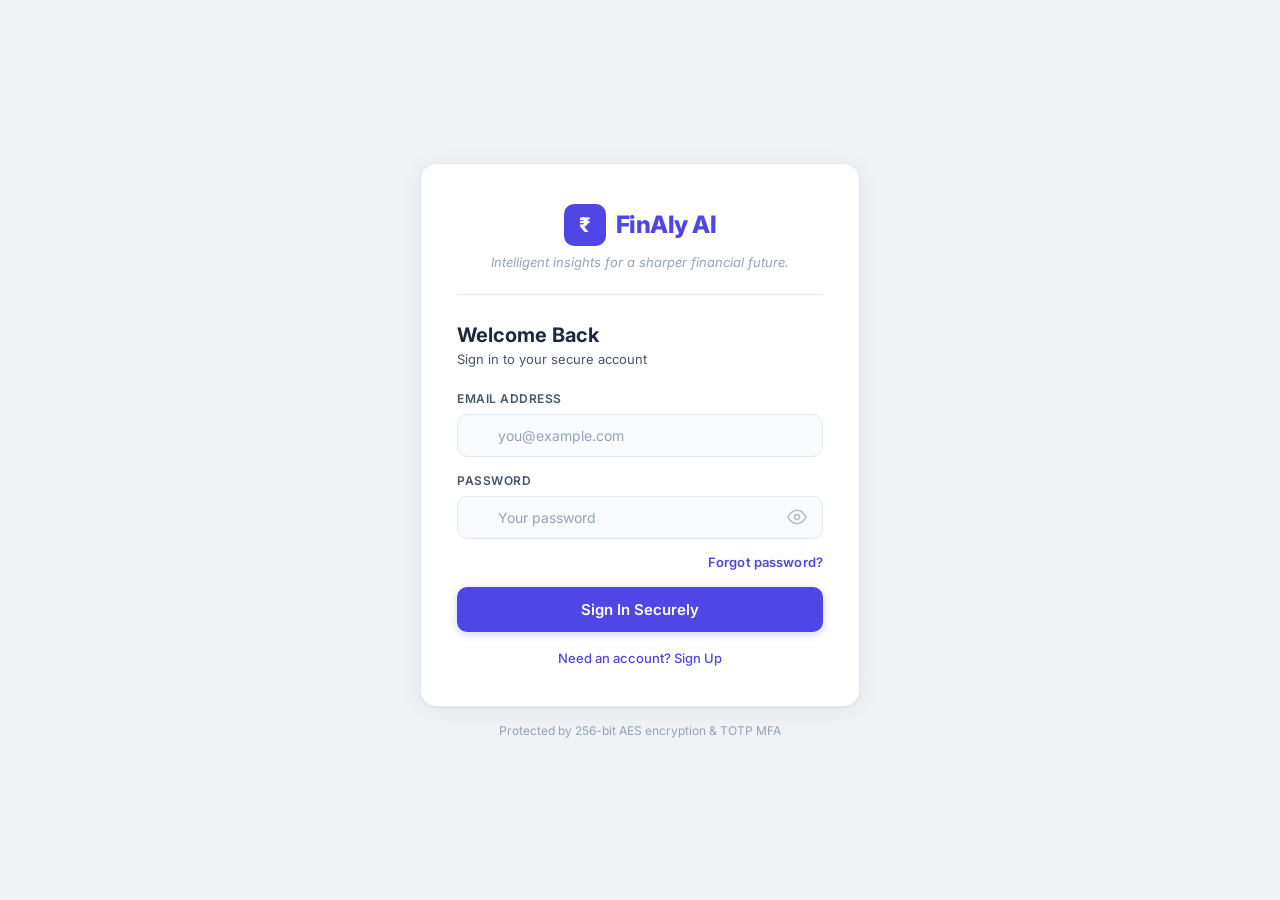
<file: login.html>
<!DOCTYPE html>
<html lang="en">
<head>
  <meta charset="UTF-8">
  <meta name="viewport" content="width=device-width, initial-scale=1.0">
  <meta name="description" content="FinAly AI — Secure login portal. AI-powered personal finance dashboard with MFA security.">
  <meta name="api-url" id="meta-api-url" content="https://web-production-c2931.up.railway.app">
  <title>FinAly AI — Secure Login</title>
  <link rel="preconnect" href="https://fonts.googleapis.com">
  <link rel="preconnect" href="https://fonts.gstatic.com" crossorigin>
  <link href="https://fonts.googleapis.com/css2?family=Inter:wght@300;400;500;600;700;800&display=swap" rel="stylesheet">
  <link rel="stylesheet" href="login.css?v=3.2">
</head>
<body>

  <!-- Toast notification -->
  <div id="toast" class="toast" role="alert" aria-live="polite"></div>

  <div class="auth-wrapper">

    <div class="auth-card">

      <!-- Brand -->
      <div class="brand-header">
        <div class="brand-logo">
          <span class="logo-icon">₹</span>
          <h1>FinAly AI</h1>
        </div>
        <p class="brand-quote">Intelligent insights for a sharper financial future.</p>
      </div>

      <!-- ── LOGIN FORM ───────────────────────── -->
      <form id="login-form" onsubmit="handleLogin(event)" novalidate>
        <h2>Welcome Back</h2>
        <p class="form-subtitle">Sign in to your secure account</p>

        <div class="input-group">
          <label for="login-email">Email Address</label>
          <div class="input-wrapper">
            <span class="input-icon"></span>
            <input type="email" id="login-email" placeholder="you@example.com"
                   autocomplete="email" required>
          </div>
        </div>

        <div class="input-group">
          <label for="login-password">Password</label>
          <div class="input-wrapper">
            <span class="input-icon"></span>
            <input type="password" id="login-password" placeholder="Your password"
                   autocomplete="current-password" required>
            <button type="button" class="toggle-pwd" onclick="togglePwd('login-password', this)" aria-label="Show password">
              <svg viewBox="0 0 24 24"><path d="M1 12s4-8 11-8 11 8 11 8-4 8-11 8-11-8-11-8z"/><circle cx="12" cy="12" r="3"/></svg>
            </button>
          </div>
        </div>

        <!-- Forgot Password link -->
        <div style="text-align:right; margin:-4px 0 16px;">
          <a href="#" onclick="toggleView('forgot-form'); return false;"
             style="font-size:13px;color:#4f46e5;font-weight:600;text-decoration:none;letter-spacing:0.01em;">
            Forgot password?
          </a>
        </div>

        <button type="submit" id="login-btn" class="primary-btn">
          <span class="btn-text">Sign In Securely</span>
          <span class="btn-spinner hidden" aria-hidden="true"></span>
        </button>
        <a href="#" class="toggle-link" onclick="toggleView('signup-form')">Need an account? Sign Up</a>
      </form>

      <!-- ── MFA FORM ─────────────────────────── -->
      <form id="mfa-form" class="hidden" onsubmit="verifyMFA(event)" novalidate>
        <div class="mfa-icon"></div>
        <h2>Two-Factor Auth</h2>
        <p class="form-subtitle">Enter the 6-digit code from your Authenticator app.</p>

        <div class="input-group otp-group">
          <input type="text" id="mfa-code" placeholder="000000"
                 maxlength="6" pattern="\d{6}" inputmode="numeric"
                 autocomplete="one-time-code" required>
        </div>

        <button type="submit" id="mfa-btn" class="primary-btn">
          <span class="btn-text">Verify &amp; Enter Dashboard</span>
          <span class="btn-spinner hidden" aria-hidden="true"></span>
        </button>
        <a href="#" class="toggle-link" onclick="toggleView('login-form')">← Back to Login</a>
      </form>

      <!-- ── MFA SETUP MODAL ────────────────────── -->
      <div id="mfa-setup-form" class="hidden">
        <div class="mfa-icon"></div>
        <h2>Set Up Two-Factor Auth</h2>
        <p class="form-subtitle">Scan this QR code with your authenticator app, then enter the 6-digit code below to activate MFA.</p>
        <div id="qr-container" class="qr-container"></div>
        <p class="secret-label">Manual key: <code id="totp-secret-display"></code></p>

        <!-- Step-by-step instructions -->
        <div class="mfa-steps">
          <div class="mfa-steps-title">How to set up</div>
          <div class="mfa-step">
            <span class="mfa-step-num">1</span>
            <span class="mfa-step-text">Download <strong>Google Authenticator</strong> or <strong>Authy</strong> (free) from the App Store or Play Store.</span>
          </div>
          <div class="mfa-step">
            <span class="mfa-step-num">2</span>
            <span class="mfa-step-text">Open the app, tap <strong>"+"</strong> or <strong>"Add Account"</strong>, then <strong>scan the QR code</strong> shown above.</span>
          </div>
          <div class="mfa-step">
            <span class="mfa-step-num">3</span>
            <span class="mfa-step-text">The app will generate a <strong>6-digit OTP</strong>. Enter it below to complete setup and log in.</span>
          </div>
        </div>

        <form onsubmit="confirmMFASetup(event)" novalidate>
          <div class="input-group otp-group">
            <input type="text" id="setup-mfa-code" placeholder="Enter 6-digit code"
                   maxlength="6" pattern="\d{6}" inputmode="numeric" required>
          </div>
          <button type="submit" id="setup-mfa-btn" class="primary-btn">
            <span class="btn-text">Activate MFA</span>
            <span class="btn-spinner hidden" aria-hidden="true"></span>
          </button>
        </form>
      </div>

      <!-- ── SIGN UP FORM ─────────────────────── -->
      <form id="signup-form" class="hidden" onsubmit="handleSignup(event)" novalidate>
        <h2>Create Account</h2>
        <p class="form-subtitle">Start your financial journey today.</p>

        <div class="input-group">
          <label for="signup-name">Full Name</label>
          <div class="input-wrapper">
            <span class="input-icon"></span>
            <input type="text" id="signup-name" placeholder="Hari Kumar"
                   autocomplete="name" required minlength="2" maxlength="100">
          </div>
        </div>

        <div class="input-group">
          <label for="signup-email">Email Address</label>
          <div class="input-wrapper">
            <span class="input-icon"></span>
            <input type="email" id="signup-email" placeholder="you@example.com"
                   autocomplete="email" required>
          </div>
        </div>

        <div class="input-group">
          <label for="signup-dob">Date of Birth <span class="label-note">(Must be 18+)</span></label>
          <div class="input-wrapper">
            <span class="input-icon"></span>
            <input type="date" id="signup-dob" autocomplete="bday" required>
          </div>
        </div>

        <div class="input-group">
          <label for="signup-password">Create Password</label>
          <div class="input-wrapper">
            <span class="input-icon"></span>
            <input type="password" id="signup-password" placeholder="Strong password"
                   autocomplete="new-password" required oninput="updateStrengthMeter(this.value)">
            <button type="button" class="toggle-pwd" onclick="togglePwd('signup-password', this)" aria-label="Show password">
              <svg viewBox="0 0 24 24"><path d="M1 12s4-8 11-8 11 8 11 8-4 8-11 8-11-8-11-8z"/><circle cx="12" cy="12" r="3"/></svg>
            </button>
          </div>
          <div class="strength-meter" aria-label="Password strength">
            <div class="strength-bar" id="strength-bar"></div>
          </div>
          <p class="strength-label" id="strength-label"></p>
        </div>

        <div class="input-group">
          <label for="signup-confirm">Confirm Password</label>
          <div class="input-wrapper">
            <span class="input-icon"></span>
            <input type="password" id="signup-confirm" placeholder="Repeat password"
                   autocomplete="new-password" required>
          </div>
        </div>

        <button type="submit" id="signup-btn" class="primary-btn">
          <span class="btn-text">Create My Account</span>
          <span class="btn-spinner hidden" aria-hidden="true"></span>
        </button>
        <a href="#" class="toggle-link" onclick="toggleView('login-form')">Already have an account? Log In</a>
      </form>

      <!-- ── EMAIL VERIFY FORM (after signup) ── -->
      <div id="email-verify-form" class="hidden">
        <div class="mfa-icon" style="font-size:36px;text-align:center;margin-bottom:12px;"></div>
        <h2>Verify Your Email</h2>
        <p class="form-subtitle">A 6-digit code was sent to <strong id="verify-email-display"></strong>. Enter it below to activate your account.</p>
        <p class="form-subtitle" style="font-size:12px;color:#64748b;margin-top:4px;">Code expires in 10 minutes.</p>

        <form onsubmit="handleEmailVerification(event)" novalidate>
          <div class="input-group otp-group">
            <input type="text" id="email-verify-code" placeholder="000000"
                   maxlength="6" pattern="\d{6}" inputmode="numeric"
                   autocomplete="one-time-code" required>
          </div>
          <button type="submit" id="email-verify-btn" class="primary-btn">
            <span class="btn-text">Verify &amp; Activate</span>
            <span class="btn-spinner hidden" aria-hidden="true"></span>
          </button>
        </form>
        <a href="#" class="toggle-link" onclick="toggleView('signup-form')">← Back to Sign Up</a>
      </div>

      <!-- ── FORGOT PASSWORD — STEP 1: Email ── -->
      <form id="forgot-form" class="hidden" onsubmit="handleForgotInit(event)" novalidate>
        <div style="font-size:32px;text-align:center;margin-bottom:12px;"></div>
        <h2>Reset Password</h2>
        <p class="form-subtitle">Enter your registered email and we'll send you a reset code.</p>

        <div class="input-group">
          <label for="forgot-email">Email Address</label>
          <div class="input-wrapper">
            <span class="input-icon"></span>
            <input type="email" id="forgot-email" placeholder="you@example.com"
                   autocomplete="email" required>
          </div>
        </div>

        <button type="submit" id="forgot-btn" class="primary-btn">
          <span class="btn-text">Send Reset Code</span>
          <span class="btn-spinner hidden" aria-hidden="true"></span>
        </button>
        <a href="#" class="toggle-link" onclick="toggleView('login-form')">← Back to Login</a>
      </form>

      <!-- ── FORGOT PASSWORD — STEP 2: Verify Code ── -->
      <div id="forgot-verify-form" class="hidden">
        <div style="font-size:32px;text-align:center;margin-bottom:12px;"></div>
        <h2 id="forgot-verify-title">Enter Reset Code</h2>
        <p class="form-subtitle" id="forgot-verify-subtitle">Enter the code to verify your identity.</p>

        <form onsubmit="handleForgotVerify(event)" novalidate>
          <div class="input-group otp-group">
            <input type="text" id="forgot-verify-code" placeholder="000000"
                   maxlength="6" pattern="\d{6}" inputmode="numeric"
                   autocomplete="one-time-code" required>
          </div>
          <button type="submit" id="forgot-verify-btn" class="primary-btn">
            <span class="btn-text">Verify Code</span>
            <span class="btn-spinner hidden" aria-hidden="true"></span>
          </button>
        </form>
        <a href="#" class="toggle-link" onclick="toggleView('forgot-form')">← Try Different Email</a>
      </div>

      <!-- ── FORGOT PASSWORD — STEP 3: New Password ── -->
      <form id="forgot-reset-form" class="hidden" onsubmit="handleForgotReset(event)" novalidate>
        <div style="font-size:32px;text-align:center;margin-bottom:12px;"></div>
        <h2>Set New Password</h2>
        <p class="form-subtitle">Choose a strong password for your account.</p>

        <div class="input-group">
          <label for="new-password">New Password</label>
          <div class="input-wrapper">
            <span class="input-icon"></span>
            <input type="password" id="new-password" placeholder="Strong password (min 8 chars)"
                   autocomplete="new-password" required minlength="8"
                   oninput="updateStrengthMeter(this.value)">
            <button type="button" class="toggle-pwd" onclick="togglePwd('new-password', this)" aria-label="Show password">
              <svg viewBox="0 0 24 24"><path d="M1 12s4-8 11-8 11 8 11 8-4 8-11 8-11-8-11-8z"/><circle cx="12" cy="12" r="3"/></svg>
            </button>
          </div>
          <div class="strength-meter">
            <div class="strength-bar" id="strength-bar"></div>
          </div>
          <p class="strength-label" id="strength-label"></p>
        </div>

        <div class="input-group">
          <label for="new-password-confirm">Confirm New Password</label>
          <div class="input-wrapper">
            <span class="input-icon"></span>
            <input type="password" id="new-password-confirm" placeholder="Repeat new password"
                   autocomplete="new-password" required>
          </div>
        </div>

        <button type="submit" id="forgot-reset-btn" class="primary-btn">
          <span class="btn-text">Reset Password</span>
          <span class="btn-spinner hidden" aria-hidden="true"></span>
        </button>
      </form>

    </div>

    <p class="footer-text">Protected by 256-bit AES encryption &amp; TOTP MFA</p>
  </div>

  <script src="auth.js?v=3.2" defer></script>
</body>
</html>
</file>
<file: login.css>
/* ══════════════════════════════════════════════════════════
   FinAly AI — Login Page  |  Clean Solid Theme
   ══════════════════════════════════════════════════════════ */

*, *::before, *::after { box-sizing: border-box; margin: 0; padding: 0; }

:root {
  --bg-page:       #f0f2f5;
  --bg-card:       #ffffff;
  --accent:        #4f46e5;
  --accent-hover:  #4338ca;
  --accent-light:  #eef2ff;
  --accent-border: #c7d2fe;
  --text-primary:  #1e293b;
  --text-secondary:#475569;
  --text-muted:    #94a3b8;
  --text-dim:      #64748b;
  --input-bg:      #f8fafc;
  --input-border:  #e2e8f0;
  --input-focus:   #4f46e5;
  --danger:        #ef4444;
  --success:       #22c55e;
  --warning:       #f59e0b;
  --radius-lg:     16px;
  --radius-md:     10px;
  --radius-sm:     8px;
  --shadow-card:   0 4px 24px rgba(0, 0, 0, 0.06), 0 1px 2px rgba(0, 0, 0, 0.04);
  --shadow-btn:    0 2px 8px rgba(79, 70, 229, 0.25);
  --transition:    all 0.2s ease;
}

body {
  font-family: 'Inter', system-ui, sans-serif;
  background: var(--bg-page);
  min-height: 100vh;
  display: flex;
  align-items: center;
  justify-content: center;
  color: var(--text-primary);
  overflow-x: hidden;
  padding: 20px;
}

/* ── Remove particles (hidden for solid theme) ─────────── */
.bg-particles { display: none; }

/* ── Layout wrapper ─────────────────────────────────────── */
.auth-wrapper {
  position: relative;
  z-index: 1;
  display: flex;
  flex-direction: column;
  align-items: center;
  gap: 16px;
  width: 100%;
  max-width: 440px;
}

/* ── Auth Card ──────────────────────────────────────────── */
.auth-card {
  width: 100%;
  background: var(--bg-card);
  border: 1px solid var(--input-border);
  border-radius: var(--radius-lg);
  padding: 40px 36px;
  box-shadow: var(--shadow-card);
  animation: card-in 0.4s ease both;
}

@keyframes card-in {
  from { opacity: 0; transform: translateY(16px); }
  to   { opacity: 1; transform: translateY(0); }
}

/* ── Brand Header ─────────────────────────────────────────── */
.brand-header {
  text-align: center;
  margin-bottom: 28px;
  padding-bottom: 24px;
  border-bottom: 1px solid var(--input-border);
}

.brand-logo {
  display: flex;
  align-items: center;
  justify-content: center;
  gap: 10px;
  margin-bottom: 8px;
}

.logo-icon {
  width: 42px; height: 42px;
  background: var(--accent);
  border-radius: var(--radius-md);
  display: flex;
  align-items: center;
  justify-content: center;
  font-size: 20px;
  font-weight: 800;
  color: white;
  flex-shrink: 0;
}

.brand-logo h1 {
  font-size: 24px;
  font-weight: 800;
  color: var(--accent);
  letter-spacing: -0.5px;
}

.brand-quote {
  font-size: 13px;
  color: var(--text-muted);
  font-style: italic;
}

/* ── Form Elements ──────────────────────────────────────── */
form h2 {
  font-size: 20px;
  font-weight: 700;
  color: var(--text-primary);
  margin-bottom: 4px;
}

.form-subtitle {
  font-size: 13px;
  color: var(--text-secondary);
  margin-bottom: 24px;
}

.input-group {
  margin-bottom: 16px;
}

.input-group label {
  display: block;
  font-size: 12px;
  font-weight: 600;
  color: var(--text-secondary);
  text-transform: uppercase;
  letter-spacing: 0.5px;
  margin-bottom: 8px;
}

.label-note { font-weight: 400; text-transform: none; font-size: 11px; }

.input-wrapper {
  position: relative;
  display: flex;
  align-items: center;
}

.input-icon {
  position: absolute;
  left: 14px;
  font-size: 14px;
  pointer-events: none;
  z-index: 1;
  opacity: 0.5;
}

input[type="text"],
input[type="email"],
input[type="password"],
input[type="date"] {
  width: 100%;
  padding: 12px 14px 12px 40px;
  background: var(--input-bg);
  border: 1.5px solid var(--input-border);
  border-radius: var(--radius-md);
  color: var(--text-primary);
  font-family: 'Inter', sans-serif;
  font-size: 14px;
  outline: none;
  transition: var(--transition);
  -webkit-appearance: none;
}

input::placeholder { color: var(--text-muted); }

input:focus {
  border-color: var(--accent);
  background: #fff;
  box-shadow: 0 0 0 3px rgba(79, 70, 229, 0.12);
}

input:user-invalid:not(:placeholder-shown) {
  border-color: var(--danger);
  box-shadow: 0 0 0 3px rgba(239, 68, 68, 0.10);
}

/* Date input calendar icon */
input[type="date"]::-webkit-calendar-picker-indicator {
  filter: none;
  cursor: pointer;
}

/* ── Password Toggle (SVG eye icon) ───────────────────── */
.toggle-pwd {
  position: absolute;
  right: 12px;
  background: none;
  border: none;
  cursor: pointer;
  padding: 4px;
  display: flex;
  align-items: center;
  justify-content: center;
  opacity: 0.45;
  transition: opacity 0.2s;
  color: var(--text-dim);
}
.toggle-pwd:hover { opacity: 0.85; }

.toggle-pwd svg {
  width: 20px;
  height: 20px;
  stroke: currentColor;
  fill: none;
  stroke-width: 1.8;
  stroke-linecap: round;
  stroke-linejoin: round;
}

/* OTP input — centered, large */
.otp-group input {
  text-align: center;
  font-size: 24px;
  font-weight: 700;
  letter-spacing: 8px;
  padding: 14px;
}

/* ── Password Strength Meter ─────────────────────────── */
.strength-meter {
  height: 4px;
  background: #e2e8f0;
  border-radius: 4px;
  margin-top: 8px;
  overflow: hidden;
}

.strength-bar {
  height: 100%;
  border-radius: 4px;
  width: 0%;
  transition: width 0.4s ease, background-color 0.4s ease;
}

.strength-label {
  font-size: 11px;
  margin-top: 5px;
  font-weight: 500;
  color: var(--text-dim);
  min-height: 16px;
}

/* ── Buttons ──────────────────────────────────────────── */
.primary-btn {
  width: 100%;
  padding: 13px;
  margin-top: 8px;
  background: var(--accent);
  color: white;
  border: none;
  border-radius: var(--radius-md);
  font-family: 'Inter', sans-serif;
  font-size: 15px;
  font-weight: 600;
  cursor: pointer;
  transition: var(--transition);
  position: relative;
  display: flex;
  align-items: center;
  justify-content: center;
  gap: 10px;
  box-shadow: var(--shadow-btn);
}

.primary-btn:hover {
  background: var(--accent-hover);
  transform: translateY(-1px);
  box-shadow: 0 4px 16px rgba(79, 70, 229, 0.35);
}

.primary-btn:active { transform: scale(0.985); }

.primary-btn:disabled {
  opacity: 0.55;
  cursor: not-allowed;
  transform: none;
}

/* Spinner */
.btn-spinner {
  width: 18px; height: 18px;
  border: 2px solid rgba(255,255,255,0.4);
  border-top-color: white;
  border-radius: 50%;
  animation: spin 0.7s linear infinite;
}

@keyframes spin { to { transform: rotate(360deg); } }

.toggle-link {
  display: block;
  text-align: center;
  color: var(--accent);
  font-size: 13px;
  font-weight: 500;
  text-decoration: none;
  margin-top: 18px;
  transition: color 0.2s;
}
.toggle-link:hover { color: var(--accent-hover); text-decoration: underline; }

/* ── MFA Icon ─────────────────────────────────────────── */
.mfa-icon { font-size: 44px; text-align: center; margin-bottom: 12px; }

/* ── QR Code Container ────────────────────────────────── */
.qr-container {
  display: flex;
  justify-content: center;
  margin: 20px 0 16px;
}
.qr-container img {
  width: 180px; height: 180px;
  border: 4px solid var(--input-border);
  border-radius: var(--radius-md);
  box-shadow: 0 2px 12px rgba(0,0,0,0.08);
}

.secret-label {
  text-align: center;
  font-size: 12px;
  color: var(--text-dim);
  margin-bottom: 16px;
}
.secret-label code {
  background: var(--accent-light);
  padding: 2px 8px;
  border-radius: 4px;
  font-family: monospace;
  color: var(--accent);
  user-select: all;
  border: 1px solid var(--accent-border);
}

/* ── MFA Setup Steps ──────────────────────────────────── */
.mfa-steps {
  background: var(--input-bg);
  border: 1px solid var(--input-border);
  border-radius: var(--radius-md);
  padding: 16px 20px;
  margin: 16px 0;
}

.mfa-steps-title {
  font-size: 12px;
  font-weight: 700;
  text-transform: uppercase;
  letter-spacing: 0.5px;
  color: var(--text-secondary);
  margin-bottom: 12px;
}

.mfa-step {
  display: flex;
  align-items: flex-start;
  gap: 10px;
  margin-bottom: 10px;
}

.mfa-step:last-child { margin-bottom: 0; }

.mfa-step-num {
  width: 22px; height: 22px;
  background: var(--accent);
  color: white;
  border-radius: 50%;
  display: flex;
  align-items: center;
  justify-content: center;
  font-size: 11px;
  font-weight: 700;
  flex-shrink: 0;
  margin-top: 1px;
}

.mfa-step-text {
  font-size: 13px;
  color: var(--text-secondary);
  line-height: 1.45;
}

.mfa-step-text strong {
  color: var(--text-primary);
}

/* ── Toast Notifications ──────────────────────────────── */
.toast {
  position: fixed;
  top: 24px;
  right: 24px;
  z-index: 9999;
  padding: 14px 20px;
  border-radius: var(--radius-md);
  font-size: 14px;
  font-weight: 500;
  color: white;
  max-width: 360px;
  opacity: 0;
  transform: translateX(100%);
  transition: all 0.35s cubic-bezier(0.16, 1, 0.3, 1);
  pointer-events: none;
  box-shadow: 0 4px 16px rgba(0,0,0,0.12);
}

.toast.show {
  opacity: 1;
  transform: translateX(0);
  pointer-events: auto;
}

.toast.success { background: #16a34a; }
.toast.error   { background: #dc2626; }
.toast.info    { background: var(--accent); }
.toast.warning { background: #d97706; }

/* ── Footer ──────────────────────────────────────────── */
.footer-text {
  font-size: 12px;
  color: var(--text-muted);
  text-align: center;
}

/* ── Utility ─────────────────────────────────────────── */
.hidden { display: none !important; }

/* ── Responsive & Adaptable Layout ────────────────────── */
@media (max-width: 600px) {
  .auth-card {
    width: calc(100% - 32px);
    margin: 16px;
    padding: 32px 20px;
    border-radius: 20px;
  }
  .form-row { flex-direction: column; gap: 14px; }
  .toast { width: calc(100% - 32px); top: 16px; font-size: 13px; padding: 12px 16px; }
}

@media (max-width: 400px) {
  .auth-card {
    width: calc(100% - 20px);
    margin: 10px;
    padding: 24px 16px;
  }
  .auth-logo { width: 44px; height: 44px; font-size: 20px; }
  h1 { font-size: 1.4rem; }
  .btn-submit { padding: 12px; font-size: 14px; }
}

/* ── Forgot Password Link ────────────────────────────── */
.forgot-link {
  font-size: 12px;
  color: var(--accent);
  text-decoration: none;
  font-weight: 500;
  transition: color 0.2s;
}
.forgot-link:hover { color: var(--accent-hover); text-decoration: underline; }
</file>
